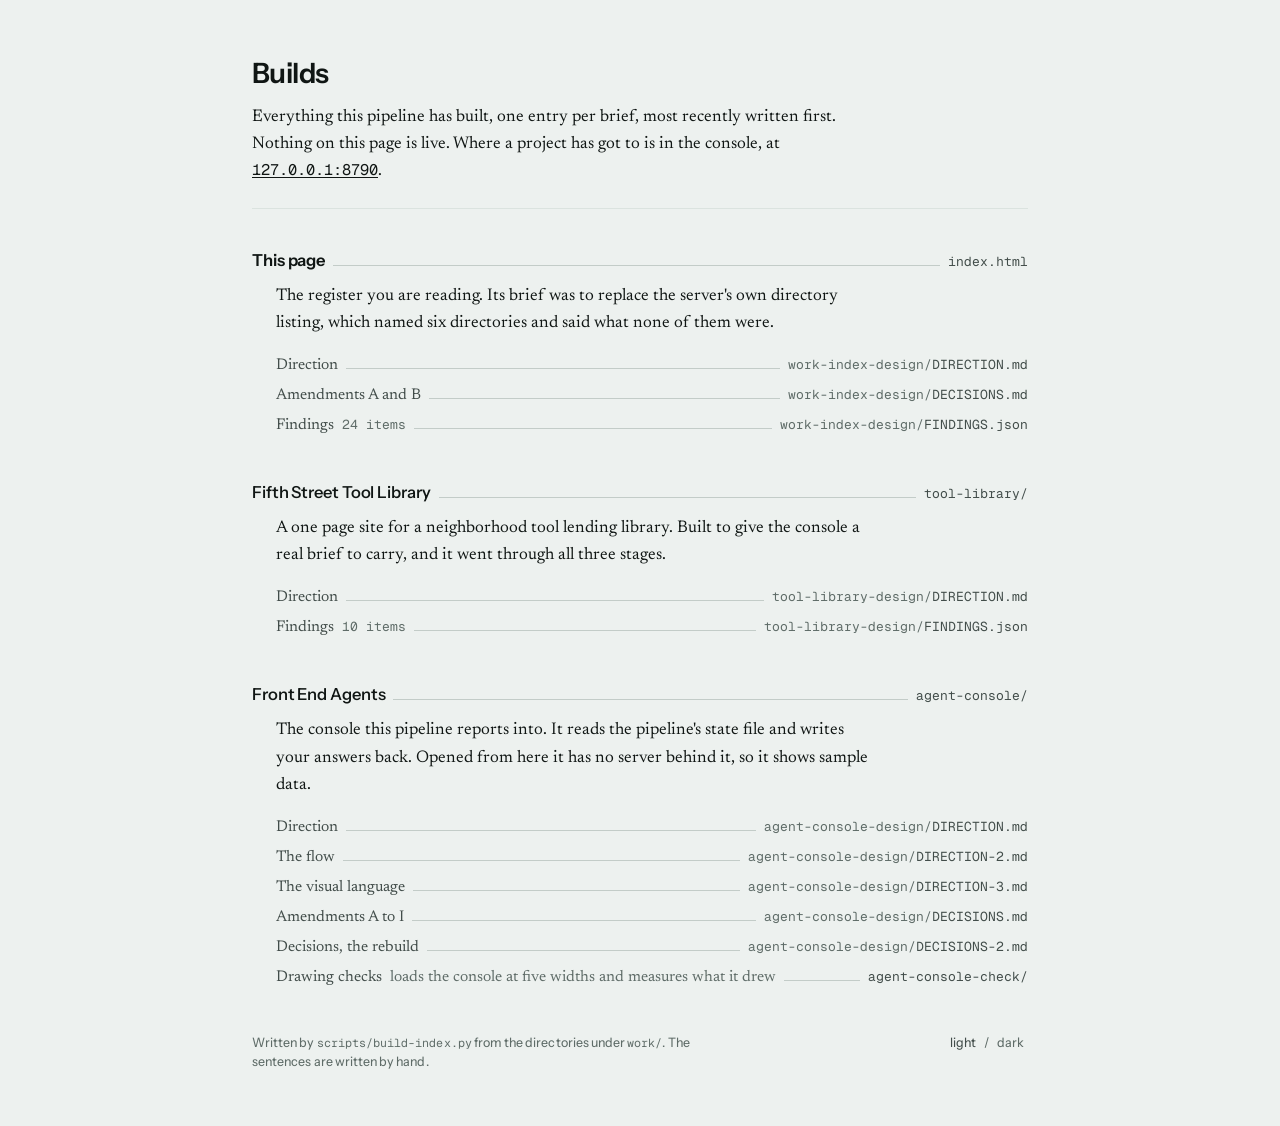
<file: work/index.html>
<!DOCTYPE html>
<html lang="en">
<head>
<meta charset="utf-8">
<meta name="viewport" content="width=device-width, initial-scale=1">
<title>Builds</title>
<meta name="description" content="Every project this design pipeline has built, one entry per brief, with its documents and their paths.">
<meta name="color-scheme" content="light dark">
<link rel="icon" href="data:image/svg+xml,%3Csvg%20xmlns='http://www.w3.org/2000/svg'%20viewBox='0%200%2032%2032'%3E%3Crect%20width='32'%20height='32'%20rx='7'%20fill='%230B0F0E'/%3E%3Crect%20x='4'%20y='15'%20width='14'%20height='2'%20fill='%23333E3B'/%3E%3Crect%20x='21'%20y='15'%20width='7'%20height='2'%20fill='%23A2ADAA'/%3E%3C/svg%3E">

<link rel="preload" href="fonts/instrument-sans-var-latin.woff2" as="font" type="font/woff2" crossorigin>
<link rel="preload" href="fonts/newsreader-var-latin.woff2" as="font" type="font/woff2" crossorigin>

<style>
/* Builds: the register of work/.
 *
 * One rule runs through this file: a line on this page does a job or it is
 * not drawn. The leader ties a name to its path and expresses rank by its
 * indent; the single rule under the head separates the page's own voice from
 * the register. There is no third line, no card, no shadow and no elevation
 * token, because this page holds no objects. It is a surface you read and
 * leave. The console at work/agent-console/ is the surface that holds things,
 * and its furniture belongs there.
 *
 * Spacing is the console's six steps: 4 / 8 / 14 / 22 / 36 / 56.
 * The focus ring is an outline, never a shadow.
 */

/* ---------------------------------------------------------------- fonts */

/* Three voices. The system speaks in one, documents speak in another, and
   machine literals speak in a third. A DIRECTION.md is titled in Newsreader
   because it is a document; a project is named in Instrument Sans because the
   page is naming it; every path is Geist Mono because a path is a literal.
   That is the whole taxonomy, and it is why no icon is needed or allowed.

   There is no italic. Nothing on this page is set in one, and inline() cannot
   produce one, so the face is not served either. */

@font-face {
  font-family: "Instrument Sans";
  src: url("fonts/instrument-sans-var-latin.woff2") format("woff2");
  font-weight: 400 700;
  font-stretch: 75% 100%;
  font-style: normal;
  font-display: swap;
}

@font-face {
  font-family: "Newsreader";
  src: url("fonts/newsreader-var-latin.woff2") format("woff2");
  font-weight: 380 700;
  font-style: normal;
  font-display: swap;
}

@font-face {
  font-family: "Geist Mono";
  src: url("fonts/geist-mono-var-latin.woff2") format("woff2");
  font-weight: 400 500;
  font-style: normal;
  font-display: swap;
}

/* The four metric matched fallbacks, copied verbatim out of
   work/agent-console/styles.css rather than re-derived. Every number was read
   out of the head, hhea and OS/2 tables of the real font files, so a swap does
   not move a row. */

@font-face {
  font-family: "Instrument Fallback";
  src: local("Segoe UI"), local("Helvetica Neue"), local("Arial");
  size-adjust: 102.0%;      /* Instrument Sans x 51.00 over Segoe UI x 50.00 */
  ascent-override: 95.10%;  /* 97.00 over 1.020 */
  descent-override: 24.51%; /* 25.00 over 1.020 */
  line-gap-override: 0%;
}

@font-face {
  font-family: "Newsreader Fallback";
  src: local("Georgia"), local("Times New Roman");
  size-adjust: 88.49%;      /* Newsreader x 42.60 over Georgia x 48.14 */
  ascent-override: 83.06%;  /* 73.50 over 0.8849 */
  descent-override: 29.95%; /* 26.50 over 0.8849 */
  line-gap-override: 0%;
}

/* No italic fallback, because no italic face is served. DECISIONS amendment E
   has the argument; check_fonts() enforces it. */

@font-face {
  font-family: "Geist Fallback";
  src: local("Consolas"), local("SF Mono"), local("Menlo");
  size-adjust: 108.12%;     /* Geist Mono x 53.00 over Consolas x 49.02 */
  ascent-override: 92.95%;  /* 100.50 over 1.0812 */
  descent-override: 27.28%; /* 29.50 over 1.0812 */
  line-gap-override: 0%;
}

/* --------------------------------------------------------------- tokens */

/* The console's neutrals, taken verbatim. Two surfaces of one tool with
   different greens would be a defect. Only the tokens this page uses are
   declared, so the ones it must not use cannot be reached for: there is no
   elevation scale here, no radius above 8px, no spring and no attention hue.
   Nothing on this page ever needs doing, so the colour that means your move
   is not spent here. */

:root {
  --s1: 4px;
  --s2: 8px;
  --s3: 14px;
  --s4: 22px;
  --s5: 36px;
  --s6: 56px;

  --r-2: 8px;
  --indent: 24px;

  /* Not the console's 1240px. A leader running that far stops being a leader
     and becomes a road, and these are one line entries with nothing to fill
     the width with. */
  --column: 820px;

  --font-system: "Instrument Sans", "Instrument Fallback", system-ui, sans-serif;
  --font-doc: "Newsreader", "Newsreader Fallback", Georgia, serif;
  --font-mono: "Geist Mono", "Geist Fallback", ui-monospace, monospace;

  /* Every weight steps down by 20 units in dark mode. Light text on a dark
     ground reads optically heavier, and a variable axis is the honest way to
     pay for that rather than jumping to the next named weight. */
  --w-reg: 430;
  --w-med: 520;
  --w-strong: 600;
  --w-doc: 390;

  /* dark, designed first */
  --bg: #0B0F0E;
  --surface-1: #121716;
  --ink: #E6EDEB;
  --ink-2: #A2ADAA;
  --ink-3: #7C8783;
  --rule: #222A28;
  --rule-strong: #333E3B;
  --live: #45DDD0;

  --ease-standard: cubic-bezier(0.2, 0, 0, 1);
  --t-quick: 140ms;

  color-scheme: dark;
}

/* Light, reached two ways from one set of values. An explicit choice is an
   attribute on <html>; no attribute at all means nobody has chosen one, and
   then the machine's own preference decides. Writing it this way is what makes
   the page right with JavaScript switched off, where the attribute is never
   set. The markup used to carry data-theme="dark" instead, so a machine that
   prefers light was served a dark page and, with no script running, no way
   back. */

:root[data-theme="light"] {
  --bg: #EDF1EF;
  --surface-1: #F6F9F8;
  --ink: #101614;
  --ink-2: #424D4A;
  --ink-3: #5F6C68;
  --rule: #DBE3DF;
  --rule-strong: #C3CCC8;
  --live: #0E7C74;

  --w-reg: 450;
  --w-med: 540;
  --w-strong: 620;
  --w-doc: 400;

  color-scheme: light;
}

@media (prefers-color-scheme: light) {
  :root:not([data-theme]) {
    --bg: #EDF1EF;
    --surface-1: #F6F9F8;
    --ink: #101614;
    --ink-2: #424D4A;
    --ink-3: #5F6C68;
    --rule: #DBE3DF;
    --rule-strong: #C3CCC8;
    --live: #0E7C74;

    --w-reg: 450;
    --w-med: 540;
    --w-strong: 620;
    --w-doc: 400;

    color-scheme: light;
  }
}

/* ----------------------------------------------------------------- base */

*,
*::before,
*::after {
  box-sizing: border-box;
}

html {
  background: var(--bg);
}

body {
  margin: 0;
  background: var(--bg);
  color: var(--ink);
  font-family: var(--font-system);
  font-size: 16px;
  font-optical-sizing: auto;
  font-synthesis-weight: none;
  font-variation-settings: "wght" var(--w-reg), "wdth" 100;
}

.page {
  max-width: var(--column);
  margin: 0 auto;
  padding: var(--s6) var(--s4) 0;
}

/* ------------------------------------------------------------ page head */

/* Three elements and no more: the title, one sentence, and a hairline. No
   search field with ten things to search, no project count, no date claiming
   a freshness the file does not have. */

.head {
  padding-bottom: var(--s4);
  border-bottom: 1px solid var(--rule);
}

h1 {
  margin: 0;
  font-size: 28px;
  line-height: 34px;
  letter-spacing: -0.018em;
  font-variation-settings: "wght" var(--w-strong), "wdth" 100;
}

.lede {
  margin: var(--s3) 0 0;
  max-width: 60ch;
  font-family: var(--font-doc);
  font-size: 17px;
  line-height: 1.6;
  font-variation-settings: "wght" var(--w-doc);
}

/* A literal inside a sentence is still a literal, so it takes the third
   voice, at the size that keeps its x height level with the serif around it. */
.lit {
  font-family: var(--font-mono);
  font-size: 0.9em;
  font-variation-settings: "wght" 400;
}

/* The console's link rule, unchanged, and it applies only inside prose. A row
   cannot take it, because a horizontal line already runs through every row and
   a second one would be mud. */
.lede a,
.gloss a {
  color: inherit;
  text-decoration: underline;
  text-underline-offset: 0.12em;
  text-decoration-thickness: from-font;
}

/* ------------------------------------------------------------- register */

.register {
  list-style: none;
  margin: var(--s5) 0 0;
  padding: 0;
}

.project + .project {
  margin-top: var(--s5);
}

/* The documents are a real nested list inside their project's item, so the
   parent and child relation that is the whole claim of this page reaches a
   screen reader rather than being implied by padding. */
.docs {
  list-style: none;
  margin: var(--s3) 0 0;
  padding: 0 0 0 var(--indent);
}

.gloss {
  margin: var(--s2) 0 0 var(--indent);
  max-width: 60ch;
  font-family: var(--font-doc);
  font-size: 17px;
  line-height: 1.6;
  font-variation-settings: "wght" var(--w-doc);
}

/* ------------------------------------------------------------- the rows */

/* Name at the left, leader, path flush right. The row is one link and the
   negative inline margin is what lets its hover fill breathe past the text
   without moving the flush column off the edge of the measure. */

.row {
  display: flex;
  /* Never between the items. Wrapping here is what left a leader alone on the
     first line, running to the right margin and ending in nothing, with its
     path underneath it: measured at every width from 621px to 758px on the
     one row long enough to trigger it. A name or a clause that runs out of
     room now wraps inside itself, the leader stays tied to the first line it
     was drawn on and the path stays flush right, which is what a contents page
     has always done with a long title. The two line collapse below 620px is a
     decision, so it is made once by the media query rather than by whatever
     the longest row happens to measure. */
  flex-wrap: nowrap;
  align-items: baseline;
  gap: var(--s2);
  padding: var(--s1) var(--s2);
  margin-inline: calc(var(--s2) * -1);
  color: inherit;
  text-decoration: none;
  border-radius: var(--r-2);
  outline: 2px solid transparent;
  outline-offset: 2px;
  transition:
    background-color var(--t-quick) var(--ease-standard),
    outline-color var(--t-quick) var(--ease-standard);
}

/* Two signals on interaction and one of them is independent of colour. Rows
   do not lift: a page of hairline rows that bounce under the mouse feels
   loose, and nothing here is an object to be picked up. */
.row:hover,
.row:focus-visible {
  background-color: var(--surface-1);
}

.row:focus-visible {
  outline-color: var(--live);
}

.row:hover .name,
.row:focus-visible .name {
  text-decoration: underline;
  text-underline-offset: 0.12em;
  text-decoration-thickness: from-font;
}

.name {
  font-size: 16.5px;
  line-height: 22px;
  letter-spacing: -0.006em;
  font-variation-settings: "wght" var(--w-med), "wdth" 100;
  /* The name can always give way in the end. Refusing to let it shrink keeps
     it on one line under pressure, and it was tried, but then a long name
     beside a long path pushes the path off the edge and the page scrolls
     sideways, which is worse than a name on two lines: the path is the
     locator and it is the reason the row is there. So the name shrinks last
     (see .clause) rather than never. */
  min-width: 0;
  overflow-wrap: anywhere;
}

/* aria-current tells a screen reader which row points at the page it is
   already on. This is the sighted half of the same sentence: one step up the
   weight scale the page already holds, which is how a contents page marks the
   sheet you are standing on. Not a badge, not a dot, not a second colour and
   not an icon, because none of those are available here. */
.row[aria-current="page"] .name {
  font-variation-settings: "wght" var(--w-strong), "wdth" 100;
}

/* A document is titled in the document face, because it is a document. */
.row-doc .name {
  font-family: var(--font-doc);
  font-size: 15.5px;
  line-height: 22px;
  letter-spacing: normal;
  font-variation-settings: "wght" var(--w-doc);
  color: var(--ink-2);
}

.clause {
  font-family: var(--font-doc);
  font-size: 15.5px;
  line-height: 22px;
  font-variation-settings: "wght" var(--w-doc);
  color: var(--ink-3);
  min-width: 0;
  /* The clause gives way before the name does. Flex shares a shortfall in
     proportion to width as well as to weight, so an ordinary weight would
     take a quarter of it out of the name and break a two word title in half
     while its own supporting clause sat on one line. At this weight the name
     keeps its width until the clause has given up everything it has, and only
     then starts wrapping itself. */
  flex-shrink: 1000;
}

.count {
  font-family: var(--font-mono);
  font-size: 13px;
  line-height: 18px;
  font-variation-settings: "wght" 400;
  font-variant-numeric: tabular-nums;
  color: var(--ink-3);
}

/* The leader is furniture and is declared as such: it carries nothing the
   name at its left and the path at its right do not already carry. Aligned to
   the baseline with no height of its own, so the hairline lands on the same
   line the two texts sit on and ties them together rather than crossing them. */
.leader {
  flex: 1 1 var(--s4);
  min-width: var(--s4);
  height: 0;
  align-self: baseline;
  border-bottom: 1px solid var(--rule-strong);
}

/* One string, never truncated, always copy pasteable. The filenames end flush
   right and the dim directory prefixes trail ragged to the left of them, which
   reads correctly and keeps every path complete. */
.path {
  /* Shrinkable and wrappable, per DECISIONS amendment D.
     A path that cannot fit its row used to push the page sideways, because
     this was `flex: 0 0 auto` with `white-space: nowrap` and the direction
     forbids truncating a path. Two approved rules, both load bearing, and a
     long enough filename made them contradict.
     Wrapping resolves it without breaking either: the string stays whole and
     copy-pasteable, so it is not truncated, and the page stays still. Only
     the incidental property gives way, and only for a path that could not
     have fitted anyway. min-width: 0 is what actually permits the shrink;
     a flex item refuses to go below its content width without it. */
  flex: 0 1 auto;
  min-width: 0;
  white-space: normal;
  overflow-wrap: anywhere;
  text-align: right;
  font-family: var(--font-mono);
  font-size: 13px;
  line-height: 18px;
  font-variation-settings: "wght" 400;
  font-variant-numeric: tabular-nums;
  color: var(--ink-2);
}

.path .dir {
  color: var(--ink-3);
}

/* ------------------------------------------------------------- the foot */

.foot {
  max-width: var(--column);
  margin: 0 auto;
  padding: var(--s5) var(--s4) var(--s6);
  display: flex;
  flex-wrap: wrap;
  align-items: baseline;
  justify-content: space-between;
  gap: var(--s3) var(--s4);
  font-size: 13px;
  line-height: 18px;
  letter-spacing: 0.004em;
  font-variation-settings: "wght" var(--w-reg), "wdth" 96;
  color: var(--ink-3);
}

.colophon {
  margin: 0;
  max-width: 60ch;
}

/* Without JavaScript this control cannot do anything, so without JavaScript
   it is not drawn. The boot script sets the class in the head, before the body
   is parsed, so nothing appears and then disappears. */
.theme {
  display: none;
  align-items: baseline;
  gap: var(--s1);
}

:root.js .theme {
  display: flex;
}

/* Plain text, at the foot, never a floating icon button. */
.themebtn {
  appearance: none;
  background: none;
  border: 0;
  margin: 0;
  padding: var(--s1);
  font: inherit;
  font-family: var(--font-system);
  font-variation-settings: "wght" var(--w-reg), "wdth" 96;
  color: inherit;
  cursor: pointer;
  outline: 2px solid transparent;
  outline-offset: 2px;
  transition: outline-color var(--t-quick) var(--ease-standard);
}

.themebtn[aria-pressed="true"] {
  color: var(--ink-2);
}

.themebtn:hover,
.themebtn:focus-visible {
  text-decoration: underline;
  text-underline-offset: 0.12em;
  text-decoration-thickness: from-font;
}

.themebtn:focus-visible {
  outline-color: var(--live);
}

/* ------------------------------------------------------------- narrower */

/* Below 620px the leader has no room and is cut. The row becomes two lines,
   the path sitting under the name at the name's own indent, both flush left.
   A flush right path with two inches of nothing between it and its name reads
   as a bug rather than as a leader that lost its rule. */

@media (max-width: 620px) {
  :root {
    --indent: 12px;
  }

  .page {
    padding-top: var(--s5);
  }

  .leader {
    display: none;
  }

  .path {
    flex: 0 0 100%;
    white-space: normal;
    overflow-wrap: anywhere;
  }

  .row {
    flex-wrap: wrap;
    min-height: 48px;
    align-content: center;
    padding-block: var(--s2);
  }

  /* The two buttons are the only controls here that are not links, and they
     were the smallest thing to press on a page where everything else had
     already been given a 48px target. */
  .theme {
    align-items: center;
  }

  .themebtn {
    display: inline-flex;
    align-items: center;
    justify-content: center;
    min-height: 48px;
    min-width: 48px;
    padding-inline: var(--s2);
  }

  .lede,
  .gloss {
    max-width: none;
    font-size: 16px;
  }

  .row-doc .name,
  .clause {
    font-size: 16px;
  }
}
</style>

<script>
  // Resolve the theme before first paint so the page never flashes the wrong
  // ground. Reads only localStorage and the OS preference.
  //
  // The key is `handoff.theme` and the values are `light` and `dark`, which is
  // exactly what work/agent-console/app.js writes. The two surfaces are served
  // from the same origin, so sharing the key means they agree on theme instead
  // of disagreeing across a click.
  (function () {
    var root = document.documentElement;
    // The theme control is drawn only where it can work, and this runs before
    // the body is parsed, so it never appears and then goes away.
    root.className = "js";
    var saved = null;
    try { saved = localStorage.getItem("handoff.theme"); } catch (e) { saved = null; }
    if (saved === "light" || saved === "dark") {
      root.setAttribute("data-theme", saved);
    }
    // No stored choice means no attribute at all, and the stylesheet's own
    // prefers-color-scheme rule decides. Writing the machine's preference into
    // the attribute here would freeze it, and it would also make an inherited
    // preference indistinguishable from a chosen one.
  })();
</script>
</head>
<body>

<main class="page">

<div class="head">
<h1>Builds</h1>
<p class="lede">Everything this pipeline has built, one entry per brief, most recently written first. Nothing on this page is live. Where a project has got to is in the console, at <a href="http://127.0.0.1:8790/"><span class="lit">127.0.0.1:8790</span></a>.</p>
</div>

<ul class="register">
<li class="project">
  <a class="row row-head" href="index.html" aria-label="This page, index.html" aria-current="page">
    <span class="name">This page</span>
    <span class="leader" aria-hidden="true"></span>
    <span class="path">index.<wbr>html</span>
  </a>
  <p class="gloss">The register you are reading. Its brief was to replace the server&#x27;s own directory listing, which named six directories and said what none of them were.</p>
  <ul class="docs">
    <li>
      <a class="row row-doc" href="work-index-design/DIRECTION.md" aria-label="Direction, work-index-design/DIRECTION.md">
        <span class="name">Direction</span>
        <span class="leader" aria-hidden="true"></span>
        <span class="path"><span class="dir">work-<wbr>index-<wbr>design/<wbr></span>DIRECTION.<wbr>md</span>
      </a>
    </li>
    <li>
      <a class="row row-doc" href="work-index-design/DECISIONS.md" aria-label="Amendments A and B, work-index-design/DECISIONS.md">
        <span class="name">Amendments A and B</span>
        <span class="leader" aria-hidden="true"></span>
        <span class="path"><span class="dir">work-<wbr>index-<wbr>design/<wbr></span>DECISIONS.<wbr>md</span>
      </a>
    </li>
    <li>
      <a class="row row-doc" href="work-index-design/FINDINGS.json" aria-label="Findings, 24 items, work-index-design/FINDINGS.json">
        <span class="name">Findings</span>
        <span class="count">24 items</span>
        <span class="leader" aria-hidden="true"></span>
        <span class="path"><span class="dir">work-<wbr>index-<wbr>design/<wbr></span>FINDINGS.<wbr>json</span>
      </a>
    </li>
  </ul>
</li>
<li class="project">
  <a class="row row-head" href="tool-library/" aria-label="Fifth Street Tool Library, tool-library/">
    <span class="name">Fifth Street Tool Library</span>
    <span class="leader" aria-hidden="true"></span>
    <span class="path">tool-<wbr>library/</span>
  </a>
  <p class="gloss">A one page site for a neighborhood tool lending library. Built to give the console a real brief to carry, and it went through all three stages.</p>
  <ul class="docs">
    <li>
      <a class="row row-doc" href="tool-library-design/DIRECTION.md" aria-label="Direction, tool-library-design/DIRECTION.md">
        <span class="name">Direction</span>
        <span class="leader" aria-hidden="true"></span>
        <span class="path"><span class="dir">tool-<wbr>library-<wbr>design/<wbr></span>DIRECTION.<wbr>md</span>
      </a>
    </li>
    <li>
      <a class="row row-doc" href="tool-library-design/FINDINGS.json" aria-label="Findings, 10 items, tool-library-design/FINDINGS.json">
        <span class="name">Findings</span>
        <span class="count">10 items</span>
        <span class="leader" aria-hidden="true"></span>
        <span class="path"><span class="dir">tool-<wbr>library-<wbr>design/<wbr></span>FINDINGS.<wbr>json</span>
      </a>
    </li>
  </ul>
</li>
<li class="project">
  <a class="row row-head" href="agent-console/" aria-label="Front End Agents, agent-console/">
    <span class="name">Front End Agents</span>
    <span class="leader" aria-hidden="true"></span>
    <span class="path">agent-<wbr>console/</span>
  </a>
  <p class="gloss">The console this pipeline reports into. It reads the pipeline&#x27;s state file and writes your answers back. Opened from here it has no server behind it, so it shows sample data.</p>
  <ul class="docs">
    <li>
      <a class="row row-doc" href="agent-console-design/DIRECTION.md" aria-label="Direction, agent-console-design/DIRECTION.md">
        <span class="name">Direction</span>
        <span class="leader" aria-hidden="true"></span>
        <span class="path"><span class="dir">agent-<wbr>console-<wbr>design/<wbr></span>DIRECTION.<wbr>md</span>
      </a>
    </li>
    <li>
      <a class="row row-doc" href="agent-console-design/DIRECTION-2.md" aria-label="The flow, agent-console-design/DIRECTION-2.md">
        <span class="name">The flow</span>
        <span class="leader" aria-hidden="true"></span>
        <span class="path"><span class="dir">agent-<wbr>console-<wbr>design/<wbr></span>DIRECTION-<wbr>2.<wbr>md</span>
      </a>
    </li>
    <li>
      <a class="row row-doc" href="agent-console-design/DIRECTION-3.md" aria-label="The visual language, agent-console-design/DIRECTION-3.md">
        <span class="name">The visual language</span>
        <span class="leader" aria-hidden="true"></span>
        <span class="path"><span class="dir">agent-<wbr>console-<wbr>design/<wbr></span>DIRECTION-<wbr>3.<wbr>md</span>
      </a>
    </li>
    <li>
      <a class="row row-doc" href="agent-console-design/DECISIONS.md" aria-label="Amendments A to I, agent-console-design/DECISIONS.md">
        <span class="name">Amendments A to I</span>
        <span class="leader" aria-hidden="true"></span>
        <span class="path"><span class="dir">agent-<wbr>console-<wbr>design/<wbr></span>DECISIONS.<wbr>md</span>
      </a>
    </li>
    <li>
      <a class="row row-doc" href="agent-console-design/DECISIONS-2.md" aria-label="Decisions, the rebuild, agent-console-design/DECISIONS-2.md">
        <span class="name">Decisions, the rebuild</span>
        <span class="leader" aria-hidden="true"></span>
        <span class="path"><span class="dir">agent-<wbr>console-<wbr>design/<wbr></span>DECISIONS-<wbr>2.<wbr>md</span>
      </a>
    </li>
    <li>
      <a class="row row-doc" href="agent-console-check/" aria-label="Drawing checks, loads the console at five widths and measures what it drew, agent-console-check/">
        <span class="name">Drawing checks</span>
        <span class="clause">loads the console at five widths and measures what it drew</span>
        <span class="leader" aria-hidden="true"></span>
        <span class="path">agent-<wbr>console-<wbr>check/</span>
      </a>
    </li>
  </ul>
</li>
</ul>

</main>

<footer class="foot">
<p class="colophon">Written by <span class="lit">scripts/build-index.py</span> from the directories under <span class="lit">work/</span>. The sentences are written by hand.</p>
<div class="theme" role="group" aria-label="Theme">
<button type="button" class="themebtn" data-theme-set="light">light</button>
<span aria-hidden="true">/</span>
<button type="button" class="themebtn" data-theme-set="dark">dark</button>
</div>
</footer>

<script>
  // Two buttons rather than one toggle, because a toggle labelled with the
  // theme you are not in has to be read twice. Each button says the theme it
  // sets, and the one you are in is the one that is pressed.
  (function () {
    var root = document.documentElement;
    var buttons = document.querySelectorAll("[data-theme-set]");
    var os = window.matchMedia("(prefers-color-scheme: light)");

    function stored() {
      try { return localStorage.getItem("handoff.theme"); } catch (e) { return null; }
    }

    // What the reader is actually looking at, which is the stored choice if
    // there is one and the machine's preference if there is not.
    function effective() {
      return root.getAttribute("data-theme") || (os.matches ? "light" : "dark");
    }

    function sync() {
      var now = effective();
      var chosen = root.getAttribute("data-theme") !== null;
      for (var i = 0; i < buttons.length; i++) {
        var mine = buttons[i].getAttribute("data-theme-set") === now;
        buttons[i].setAttribute("aria-pressed", mine ? "true" : "false");
        buttons[i].setAttribute(
          "title",
          mine && chosen
            ? "press again to follow the system"
            : "set the " + buttons[i].getAttribute("data-theme-set") + " theme");
      }
    }

    function apply(next) {
      if (next === null) {
        root.removeAttribute("data-theme");
        try { localStorage.removeItem("handoff.theme"); } catch (e) { /* ignore */ }
      } else {
        root.setAttribute("data-theme", next);
        try { localStorage.setItem("handoff.theme", next); } catch (e) { /* ignore */ }
      }
      sync();
    }

    for (var i = 0; i < buttons.length; i++) {
      buttons[i].addEventListener("click", function (ev) {
        var next = ev.currentTarget.getAttribute("data-theme-set");
        // Pressing the theme you are already holding is the way back out to
        // the system preference. A one way control that can only ever be
        // overridden is a setting you cannot unset.
        apply(root.getAttribute("data-theme") === next ? null : next);
      });
    }

    // While nothing is stored the page follows the machine, so it has to keep
    // following it when it changes rather than until the next reload.
    if (os.addEventListener) { os.addEventListener("change", sync); }
    else if (os.addListener) { os.addListener(sync); }

    // The console writes the same key on the same origin. A theme changed
    // there reaches this tab as it happens instead of at the next load.
    window.addEventListener("storage", function (ev) {
      if (ev.key !== null && ev.key !== "handoff.theme") { return; }
      var saved = stored();
      if (saved === "light" || saved === "dark") { root.setAttribute("data-theme", saved); }
      else { root.removeAttribute("data-theme"); }
      sync();
    });

    sync();
  })();
</script>
</body>
</html>
</file>
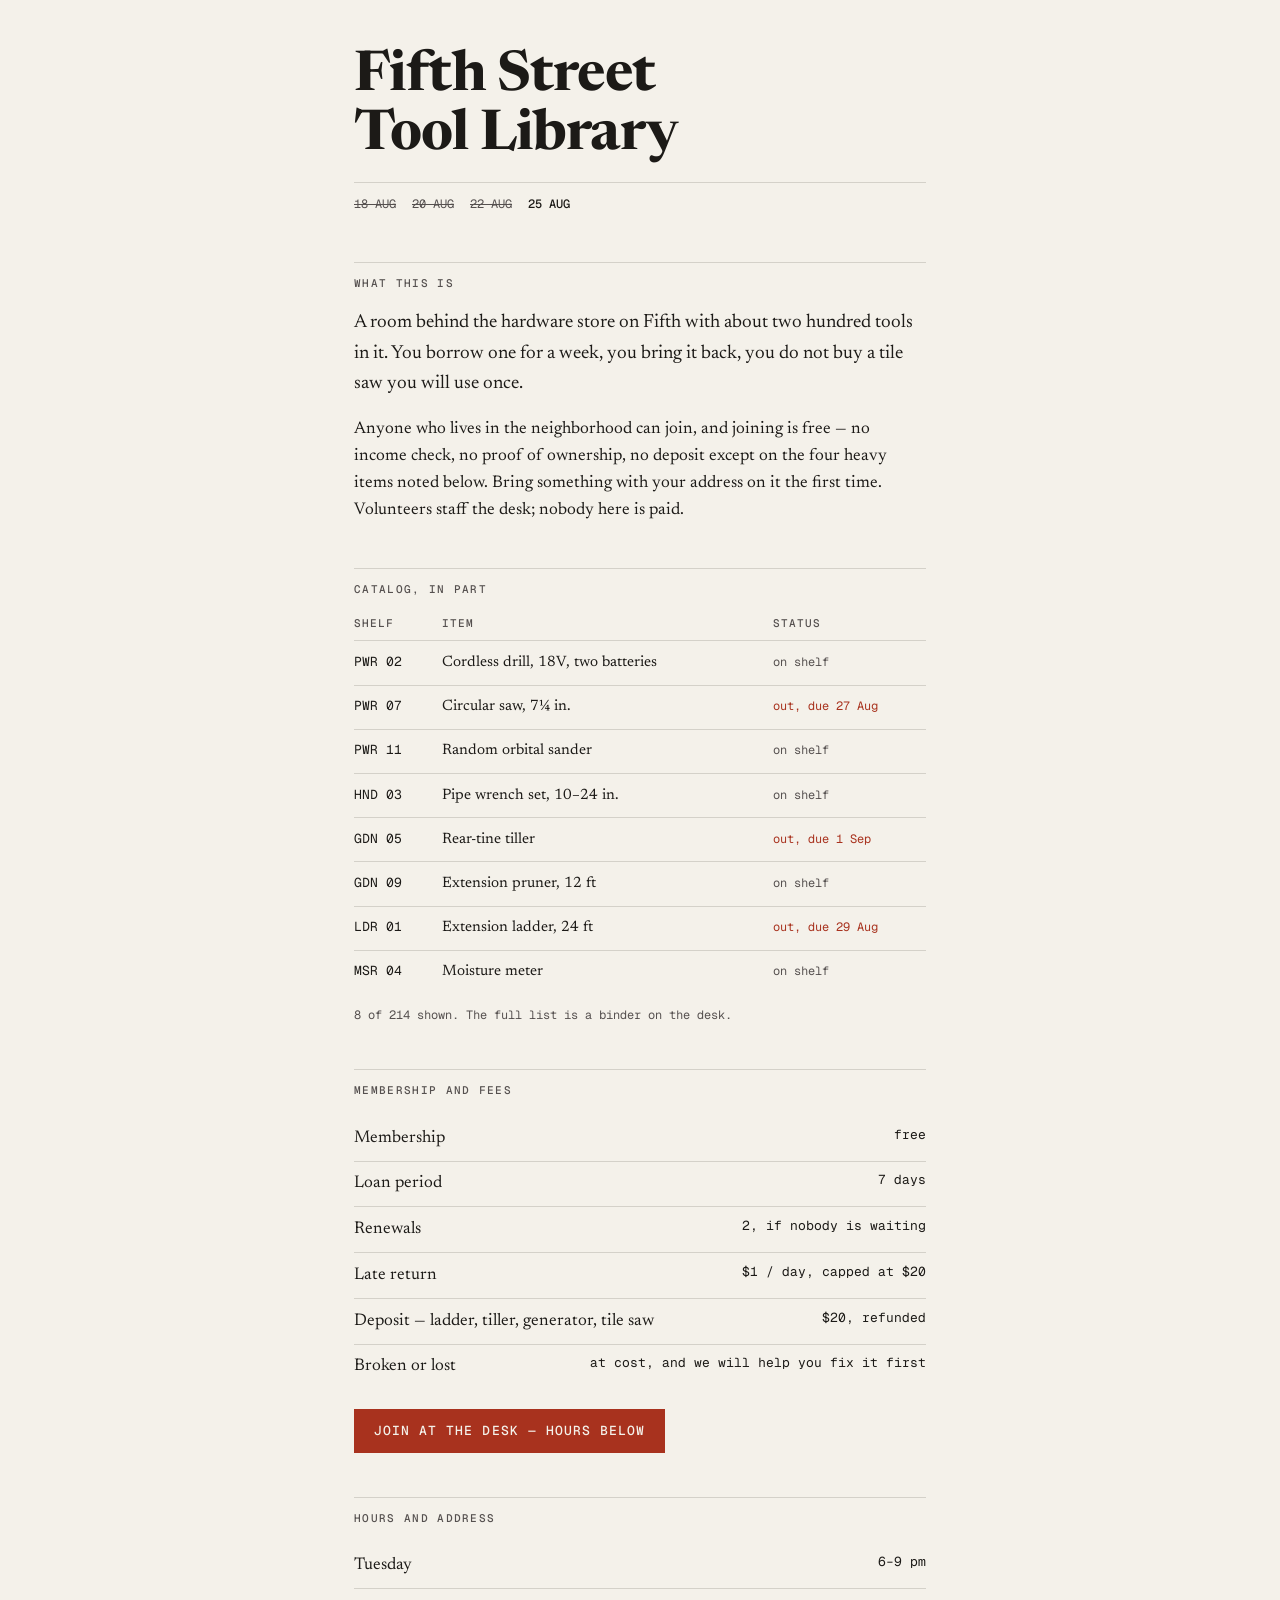
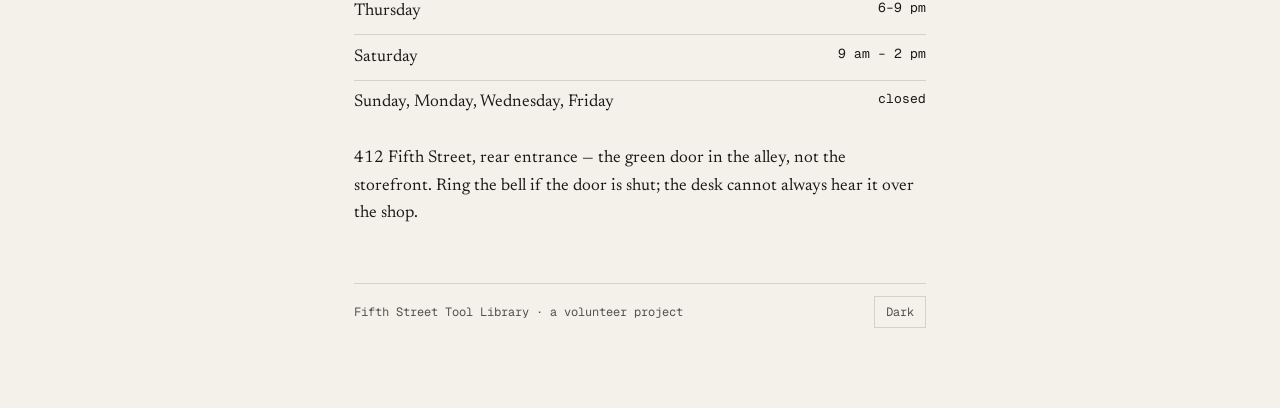
<file: work/tool-library/index.html>
<!doctype html>
<html lang="en" data-theme-pref="system">
<head>
<meta charset="utf-8">
<meta name="viewport" content="width=device-width, initial-scale=1">
<title>Fifth Street Tool Library</title>
<meta name="description" content="A neighborhood tool-lending library at 412 Fifth Street. Free to join. Open Tuesday and Thursday evenings and Saturday mornings.">
<style>
/* Fifth Street Tool Library.
 *
 * The rule: prose is prose, and anything you would read off a catalog card
 * is monospaced. Serif carries the sentences, mono carries every literal —
 * hours, fees, shelf codes, dates, counts. If a string is a fact you would
 * look up rather than read, it is mono.
 *
 * Paper, not white. Hairline rules, never gray boxes. One accent, used
 * twice: the membership call to action and the "on loan" state.
 */

@font-face {
  font-family: "Newsreader";
  src: url("fonts/newsreader-var-latin.woff2") format("woff2");
  /* The shipped file is instanced to 380-700, so the descriptor says so.
     A wider descriptor would let a rule ask for a weight the file cannot
     draw, and font-synthesis is off below. */
  font-weight: 380 700;
  font-style: normal;
  font-display: swap;
}
@font-face {
  font-family: "Geist Mono";
  src: url("fonts/geist-mono-var-latin.woff2") format("woff2");
  font-weight: 400 500;
  font-style: normal;
  font-display: swap;
}

:root {
  --paper:    #f4f1ea;
  --ink:      #1c1a17;
  --ink-soft: #55504733;   /* hairline rules */
  --ink-mute: #55504f;     /* secondary prose */
  --stamp:    #a8321e;

  --serif: "Newsreader", Georgia, "Times New Roman", serif;
  --mono:  "Geist Mono", ui-monospace, "SF Mono", Menlo, monospace;

  --measure: 62ch;
  color-scheme: light;
}

/* Dark is ink-on-charcoal and keeps the same red. Defined for the system
   default first, then again for the explicit toggle so it wins both ways. */
@media (prefers-color-scheme: dark) {
  :root:not([data-theme="light"]) {
    --paper:    #171613;
    --ink:      #e8e3d8;
    --ink-soft: #e8e3d82e;
    --ink-mute: #a29c90;
    --stamp:    #e0664c;
    color-scheme: dark;
  }
}
:root[data-theme="dark"] {
  --paper:    #171613;
  --ink:      #e8e3d8;
  --ink-soft: #e8e3d82e;
  --ink-mute: #a29c90;
  --stamp:    #e0664c;
  color-scheme: dark;
}

*, *::before, *::after { box-sizing: border-box; }

body {
  margin: 0;
  background: var(--paper);
  color: var(--ink);
  font-family: var(--serif);
  font-weight: 400;
  font-size: 1.0625rem;
  line-height: 1.6;
  font-synthesis-weight: none;
  -webkit-text-size-adjust: 100%;
}

.page {
  max-width: var(--measure);
  margin: 0 auto;
  padding: 3rem 1.5rem 5rem;
}

/* ------------------------------------------------------------- masthead */

/* The only decoration on the page, and it carries real information: the
   last four dates the door was open, struck through the way a due-date
   stamp card is struck as it is reissued. */

.masthead { margin-bottom: 3rem; }

.masthead h1 {
  font-size: clamp(2.25rem, 8vw, 3.5rem);
  font-weight: 700;
  line-height: 1.05;
  letter-spacing: -0.015em;
  margin: 0 0 1rem;
}

.stamp {
  font-family: var(--mono);
  font-size: 0.75rem;
  font-weight: 400;
  color: var(--ink-mute);
  display: flex;
  flex-wrap: wrap;
  gap: 0.25rem 1rem;
  padding-top: 0.75rem;
  border-top: 1px solid var(--ink-soft);
}
.stamp span { text-decoration: line-through; text-decoration-thickness: 1px; }
.stamp .live { text-decoration: none; color: var(--ink); font-weight: 500; }

/* -------------------------------------------------------------- section */

section { margin-top: 2.75rem; }

.label:focus-visible { outline: 2px solid var(--stamp); outline-offset: 3px; }

.label {
  font-family: var(--mono);
  font-size: 0.6875rem;
  font-weight: 500;
  text-transform: uppercase;
  letter-spacing: 0.12em;
  color: var(--ink-mute);
  padding-top: 0.75rem;
  border-top: 1px solid var(--ink-soft);
  margin: 0 0 1rem;
}

p { margin: 0 0 1rem; }
p:last-child { margin-bottom: 0; }
.lede { font-size: 1.1875rem; }

/* -------------------------------------------------------------- catalog */

/* A catalog is a table. It was never a card grid. */

.catalog-wrap { overflow-x: auto; }
.catalog-wrap:focus-visible { outline: 2px solid var(--stamp); outline-offset: 3px; }

table {
  width: 100%;
  border-collapse: collapse;
  font-size: 0.9375rem;
}
th {
  font-family: var(--mono);
  font-size: 0.6875rem;
  font-weight: 500;
  text-transform: uppercase;
  letter-spacing: 0.1em;
  color: var(--ink-mute);
  text-align: left;
  padding: 0 0.75rem 0.5rem 0;
  border-bottom: 1px solid var(--ink-soft);
  white-space: nowrap;
}
td {
  padding: 0.6rem 0.75rem 0.6rem 0;
  border-bottom: 1px solid var(--ink-soft);
  vertical-align: baseline;
}
td:last-child, th:last-child { padding-right: 0; }
tbody tr:last-child td { border-bottom: none; }

.shelf { font-family: var(--mono); font-size: 0.8125rem; white-space: nowrap; }
.status {
  font-family: var(--mono);
  font-size: 0.75rem;
  white-space: nowrap;
  color: var(--ink-mute);
}
.status.out { color: var(--stamp); }

.count {
  font-family: var(--mono);
  font-size: 0.75rem;
  color: var(--ink-mute);
  margin-top: 0.75rem;
}

/* ------------------------------------------------------------ fee table */

dl.fees { margin: 0; }
dl.fees div {
  display: flex;
  justify-content: space-between;
  gap: 1.5rem;
  padding: 0.55rem 0;
  border-bottom: 1px solid var(--ink-soft);
}
dl.fees div:last-child { border-bottom: none; }
dl.fees dt { margin: 0; }
dl.fees dd {
  margin: 0;
  font-family: var(--mono);
  font-size: 0.8125rem;
  text-align: right;
  white-space: nowrap;
}

/* ----------------------------------------------------------------- join */

.join {
  display: inline-block;
  margin-top: 1.25rem;
  font-family: var(--mono);
  font-size: 0.8125rem;
  font-weight: 500;
  text-transform: uppercase;
  letter-spacing: 0.08em;
  color: var(--paper);
  background: var(--stamp);
  text-decoration: none;
  padding: 0.7rem 1.25rem;
}
.join:hover { opacity: 0.88; }
.join:focus-visible { outline: 2px solid var(--ink); outline-offset: 2px; }

/* ----------------------------------------------------------------- foot */

footer {
  margin-top: 3.5rem;
  padding-top: 0.75rem;
  border-top: 1px solid var(--ink-soft);
  font-family: var(--mono);
  font-size: 0.75rem;
  color: var(--ink-mute);
  display: flex;
  flex-wrap: wrap;
  gap: 0.5rem 1.5rem;
  justify-content: space-between;
  align-items: center;
}

#theme {
  font: inherit;
  color: inherit;
  background: none;
  border: 1px solid var(--ink-soft);
  padding: 0.35rem 0.7rem;
  cursor: pointer;
}
#theme:hover { border-color: var(--ink-mute); }
#theme:focus-visible { outline: 2px solid var(--stamp); outline-offset: 2px; }

a { color: inherit; text-underline-offset: 2px; }

@media (prefers-reduced-motion: reduce) {
  * { transition: none !important; }
}
</style>
</head>
<body>
<div class="page">

  <header class="masthead">
    <h1>Fifth&nbsp;Street Tool&nbsp;Library</h1>
    <p class="stamp" aria-label="Recent open days">
      <span>18 AUG</span><span>20 AUG</span><span>22 AUG</span><span class="live">25 AUG</span>
    </p>
  </header>

  <section aria-labelledby="about">
    <h2 class="label" id="about">What this is</h2>
    <p class="lede">A room behind the hardware store on Fifth with about two
    hundred tools in it. You borrow one for a week, you bring it back, you do
    not buy a tile saw you will use once.</p>
    <p>Anyone who lives in the neighborhood can join, and joining is free — no
    income check, no proof of ownership, no deposit except on the four heavy
    items noted below. Bring something with your address on it the first time.
    Volunteers staff the desk; nobody here is paid.</p>
  </section>

  <section aria-labelledby="catalog">
    <h2 class="label" id="catalog">Catalog, in part</h2>
    <div class="catalog-wrap" tabindex="0" role="region" aria-labelledby="catalog">
      <table>
        <thead>
          <tr><th scope="col">Shelf</th><th scope="col">Item</th><th scope="col">Status</th></tr>
        </thead>
        <tbody>
          <tr><td class="shelf">PWR 02</td><td>Cordless drill, 18V, two batteries</td><td class="status">on shelf</td></tr>
          <tr><td class="shelf">PWR 07</td><td>Circular saw, 7¼ in.</td><td class="status out">out, due 27 Aug</td></tr>
          <tr><td class="shelf">PWR 11</td><td>Random orbital sander</td><td class="status">on shelf</td></tr>
          <tr><td class="shelf">HND 03</td><td>Pipe wrench set, 10–24 in.</td><td class="status">on shelf</td></tr>
          <tr><td class="shelf">GDN 05</td><td>Rear-tine tiller</td><td class="status out">out, due 1 Sep</td></tr>
          <tr><td class="shelf">GDN 09</td><td>Extension pruner, 12 ft</td><td class="status">on shelf</td></tr>
          <tr><td class="shelf">LDR 01</td><td>Extension ladder, 24 ft</td><td class="status out">out, due 29 Aug</td></tr>
          <tr><td class="shelf">MSR 04</td><td>Moisture meter</td><td class="status">on shelf</td></tr>
        </tbody>
      </table>
    </div>
    <p class="count">8 of 214 shown. The full list is a binder on the desk.</p>
  </section>

  <section aria-labelledby="fees">
    <h2 class="label" id="fees">Membership and fees</h2>
    <dl class="fees">
      <div><dt>Membership</dt><dd>free</dd></div>
      <div><dt>Loan period</dt><dd>7 days</dd></div>
      <div><dt>Renewals</dt><dd>2, if nobody is waiting</dd></div>
      <div><dt>Late return</dt><dd>$1 / day, capped at $20</dd></div>
      <div><dt>Deposit — ladder, tiller, generator, tile saw</dt><dd>$20, refunded</dd></div>
      <div><dt>Broken or lost</dt><dd>at cost, and we will help you fix it first</dd></div>
    </dl>
    <a class="join" href="#hours">Join at the desk &mdash; hours below</a>
  </section>

  <section aria-labelledby="hours">
    <h2 class="label" id="hours" tabindex="-1">Hours and address</h2>
    <dl class="fees">
      <div><dt>Tuesday</dt><dd>6–9 pm</dd></div>
      <div><dt>Thursday</dt><dd>6–9 pm</dd></div>
      <div><dt>Saturday</dt><dd>9 am – 2 pm</dd></div>
      <div><dt>Sunday, Monday, Wednesday, Friday</dt><dd>closed</dd></div>
    </dl>
    <p style="margin-top:1.25rem">412 Fifth Street, rear entrance — the green
    door in the alley, not the storefront. Ring the bell if the door is shut;
    the desk cannot always hear it over the shop.</p>
  </section>

  <footer>
    <span>Fifth Street Tool Library · a volunteer project</span>
    <button id="theme" type="button">Dark</button>
  </footer>

</div>

<script>
// The only script on the page. Reads once, writes once, and works fine if
// storage throws — a private window still gets a functioning toggle, it
// just does not remember.
(function () {
  var root = document.documentElement;
  var btn = document.getElementById("theme");
  var stored = null;
  try { stored = localStorage.getItem("fstl-theme"); } catch (e) {}
  if (stored === "dark" || stored === "light") root.setAttribute("data-theme", stored);

  function dark() {
    var t = root.getAttribute("data-theme");
    if (t) return t === "dark";
    return window.matchMedia("(prefers-color-scheme: dark)").matches;
  }
  function sync() {
    btn.textContent = dark() ? "Light" : "Dark";
  }
  btn.addEventListener("click", function () {
    var next = dark() ? "light" : "dark";
    root.setAttribute("data-theme", next);
    try { localStorage.setItem("fstl-theme", next); } catch (e) {}
    sync();
  });
  sync();
})();
</script>
</body>
</html>
</file>
